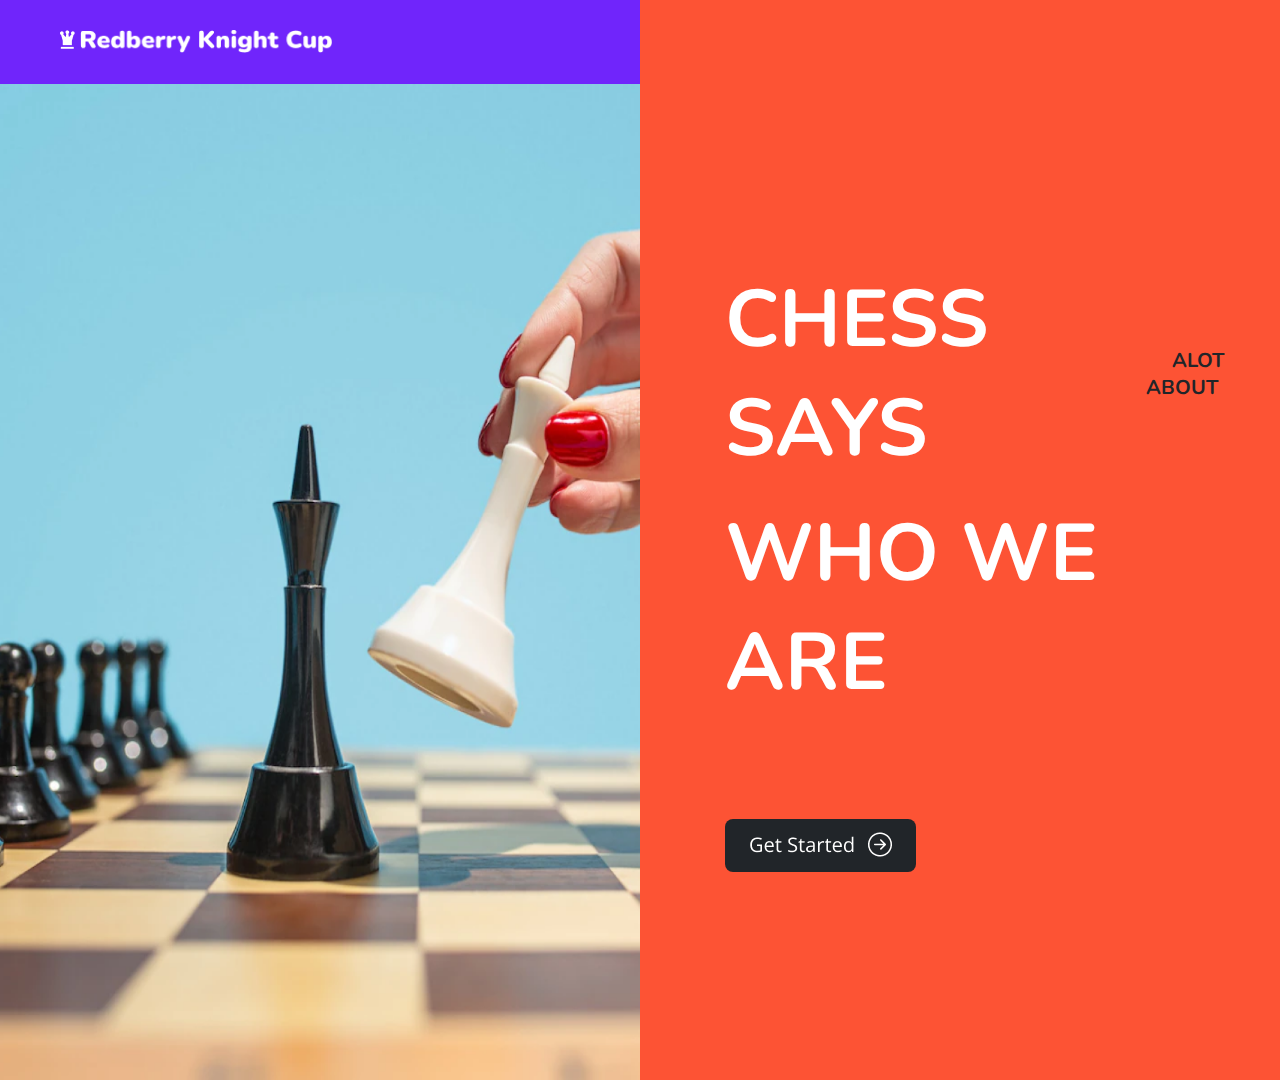
<file: index.html>
<!DOCTYPE html>
<html lang="en">
<head>
    <meta charset="UTF-8">
    <meta http-equiv="X-UA-Compatible" content="IE=edge">
    <meta name="viewport" content="width=device-width, initial-scale=1.0">
    <link rel="preconnect" href="https://fonts.googleapis.com">
    <link rel="preconnect" href="https://fonts.gstatic.com" crossorigin>
    <link href="https://fonts.googleapis.com/css2?family=Nunito:ital,wght@0,200;0,800;1,200&family=Open+Sans:wght@300&display=swap" rel="stylesheet">
    <link rel="stylesheet" href="style/style.css">
    <title>Redberry Knight Cup</title>
</head>
<body>
    <div class="container">
        <div class="left-content">
            <header>
                <div class="header">
                    <img class="logo" src="images/Vector.png" alt="">
                    <img class="header-title" src="images/Redberry Knight Cup.png" alt="">                    
                </div>
            </header>
            <img class="scrolling-photo" src="images/Landing page- scrolling photo.png" alt="">
        </div>
        <div class="right-content">
            <div class="first-line">
                <div>
                    <h1>CHESS SAYS</h1>
                </div>
                <div>
                    <span class="first-line-span">ALOT ABOUT</span>
                </div>
            </div>
            <div class="second-line">
                <h1>WHO WE ARE</h1>
            </div>
            <div class="start-div">
                <a class="start" href="second.html">
                    <button class="btn-start">
                        <img class="get-start" src="images/Frame 1.png" alt="">
                    </button>
                </a>
            </div>
        </div>
    </div>
</body>
</html>
</file>
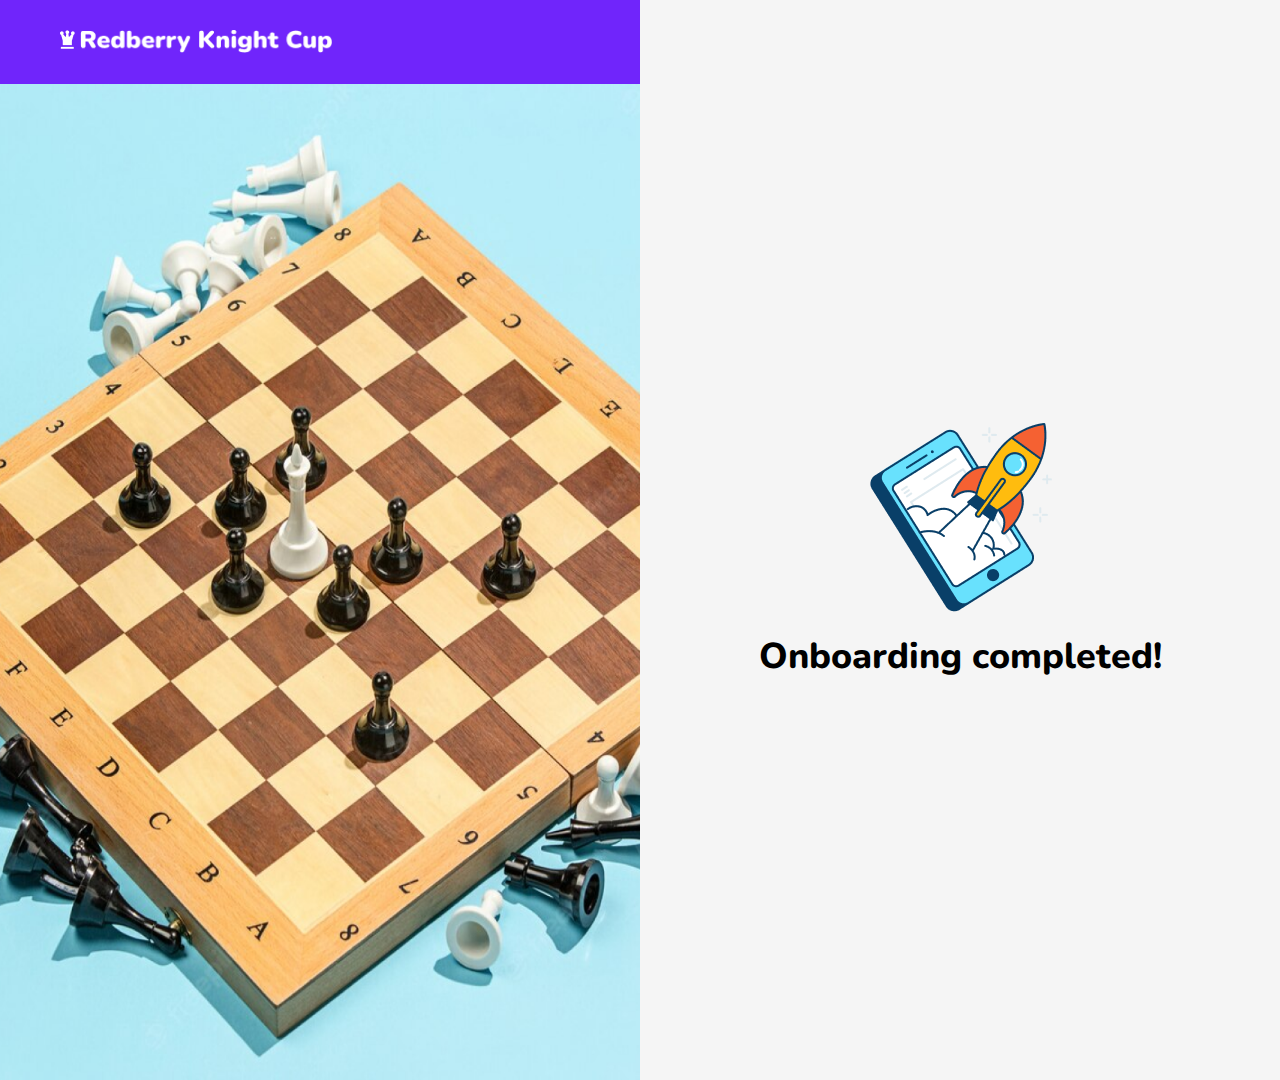
<file: fourth.html>
<!DOCTYPE html>
<html lang="en">
<head>
    <meta charset="UTF-8">
    <meta http-equiv="X-UA-Compatible" content="IE=edge">
    <meta name="viewport" content="width=device-width, initial-scale=1.0">
    <link rel="preconnect" href="https://fonts.googleapis.com">
    <link rel="preconnect" href="https://fonts.gstatic.com" crossorigin>
    <link href="https://fonts.googleapis.com/css2?family=Nunito:ital,wght@0,200;0,800;1,200&family=Open+Sans:wght@300&display=swap" rel="stylesheet">

    <link rel="stylesheet" href="style/style.css">
    
    <title>Redberry Knight Cup</title>
</head>
<body>
    
    <div class="container">
        <div class="left-content">
            <header>
                <div class="header">
                    <img class="logo" src="images/Vector.png" alt="">
                    <img class="header-title" src="images/Redberry Knight Cup.png" alt="">                    
                </div>
            </header>
            <div>
                <img class="second-page-photo" src="images/2.png" alt="">
            </div>
        </div>
        <div class="page-right-content">
            <img class="rocket" src="images/Succsess rocket.png" alt="">
            <p class="completed-txt">Onboarding completed!</p>
        </div>
            
    </div>

</body>
</html>
</file>
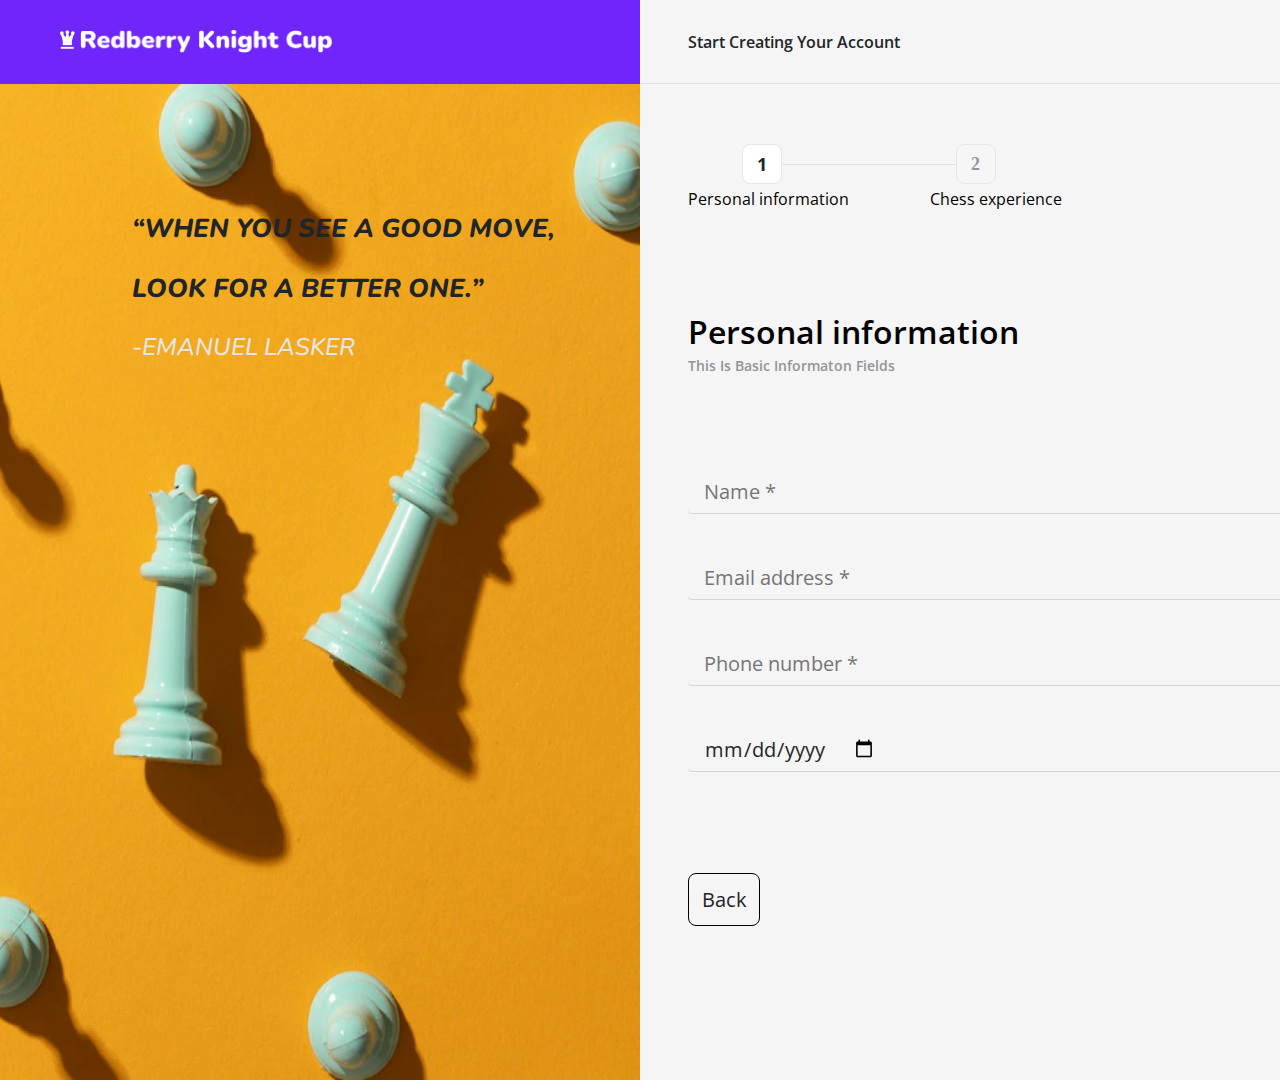
<file: second.html>
<!DOCTYPE html>
<html lang="en">
<head>
    <meta charset="UTF-8">
    <meta http-equiv="X-UA-Compatible" content="IE=edge">
    <meta name="viewport" content="width=device-width, initial-scale=1.0">
    <link rel="preconnect" href="https://fonts.googleapis.com">
    <link rel="preconnect" href="https://fonts.gstatic.com" crossorigin>
    <link href="https://fonts.googleapis.com/css2?family=Nunito:ital,wght@1,800&family=Open+Sans:wght@300&display=swap" rel="stylesheet">
    <link href="https://fonts.googleapis.com/css2?family=Nunito:ital,wght@1,500&family=Open+Sans:wght@300&display=swap" rel="stylesheet">
    <link href="https://fonts.googleapis.com/css2?family=Nunito:ital,wght@1,500&family=Open+Sans:wght@600&display=swap" rel="stylesheet">
    <link href="https://fonts.googleapis.com/css2?family=Nunito:ital,wght@1,500&family=Open+Sans:wght@700&display=swap" rel="stylesheet">
    <link href="https://fonts.googleapis.com/css2?family=Nunito:ital,wght@1,500&family=Open+Sans&display=swap" rel="stylesheet">
    <link rel="stylesheet" href="style/style.css">
    <title>Redberry Knight Cup</title>
</head>
</head>
<body>
    <div class="container">
        <div class="left-content">
            <header>
                <div class="header">
                    <img class="logo" src="images/Vector.png" alt="">
                    <img class="header-title" src="images/Redberry Knight Cup.png" alt="">                    
                </div>
            </header>
            <div>
                <img class="second-page-photo" src="images/1.png" alt="">
            </div>
            <div class="second-page-left-title-div">
                <div>
                    <h2>“When you see a good move,</h2>
                </div>
                <div>
                    <h2>look for a better one.”</h2>
                </div>
                <div>
                    <h3>-Emanuel Lasker</h3>
                </div>
            </div>
        </div>
        <div class="second-page-right-content">
            <div class="top-right">
                <span class="top-right-title">Start creating your account</span>
            </div>
            <div class="steps">
                <div class="steps-top">
                    <div id="one">1</div>
                    <div class="line"></div>
                    <div id="two">2</div>
                </div>
                <div class="steps-bottom">
                    <span class="personal-information">Personal information</span>
                    <span class="chess-experience">Chess experience</span>
                </div>
            </div>
            <div class="div-info">
                <p class="personal-info">Personal information</p>
                <p class="basic-info">This is basic informaton fields</p>
            </div>
            <div>
                
                <form id="registration" action="https://chess-tournament-api.devtest.ge/api/register" method="POST">
                    <div>
                        <div id="username-div">
                            <input id="username" type="text" name="username" placeholder="Name *">
                        </div>
                        <div id="error_username" class="error"></div>
                    </div>
                    <div>
                        <div id="mail-div">
                            <input id="mail" type="email" name="email" placeholder="Email address *">
                        </div>
                        <div id="error_email" class="error"></div>
                    </div>
                    <div>
                        <div id="tel-div">
                            <input id="tel" type="tel" name="tel" placeholder="Phone number *">
                        </div>
                        <div id="error_tel" class="error"></div>
                    </div>
                    <div>
                        <div id="date-div">
                            <input id="date" type="date" name="date" placeholder="Date of Birth *">
                        </div>
                    </div>
                    <div class="buttons-s">
                        <div class="btn-back-s">
                            <a class="back-a-s" href="index.html"><button class="back-s">Back</button></a>
                        </div>
                        <div class="btn-next-s">
                            <a class="next-a-s" href="third.html"><button type="submit" id="next-s">
                                <img class="img-next-s" src="images/next.png" alt="">
                                <img class="img-arrow-s" src="images/arrow.png" alt="">
                            </button></a>
                        </div>
                    </div>
                </form>

            </div>

        </div>
    </div>

    <script>
        // Validation
        let registrationForm = document.getElementById('registration');

        registrationForm.addEventListener('submit',function(e){
            e.preventDefault(); 

            let form = e.target; 
            let errors = {}; 

            let username = document.querySelector('[name = "username"]').value; 
            if(username === ''){
                errors.username = 'Username is required'
            }else if(username.length < 2){ 
                errors.username = "Min 2 letters"; 
            }

            let email = document.querySelector('[name = "email"]').value;
            if(email === ''){
                errors.email = 'Email address is required'
            }else if(!/^(([^<>()\[\]\\.,;:\s@"]+(\.[^<>()\[\]\\.,;:\s@"]+)*)|(".+"))@((\[[0-9]{1,3}\.[0-9]{1,3}\.[0-9]{1,3}\.[0-9]{1,3}])|(([a-zA-Z\-0-9]+\.)+[a-zA-Z]{2,}))$/.test(email)){
                errors.email = "Invalid Email"
            }

            let tel = document.querySelector('[name = "tel"]').value;
            if(tel === ''){
                errors.tel = 'Phone number is required'
            }else if(!/^\(?([0-9]{3})\)?[-. ]?([0-9]{3})[-. ]?([0-9]{3})$/.test(tel)){
                errors.tel = "Invalid Phone Number"
            }

            form.querySelectorAll('.error').forEach(item => {
                item.textContent = '';
            });
            
            for (let name in errors){
                let namePlacedolder = document.getElementById('error_' + name); 
               
                if(namePlacedolder) {
                    namePlacedolder.textContent = errors[name]; 
                }
                form.querySelector('[name = "'+ name +'"]').classList.add('error');
            }

            form.submit(); 

            console.log(errors)
        })



    </script>
</body>
</html>
</file>
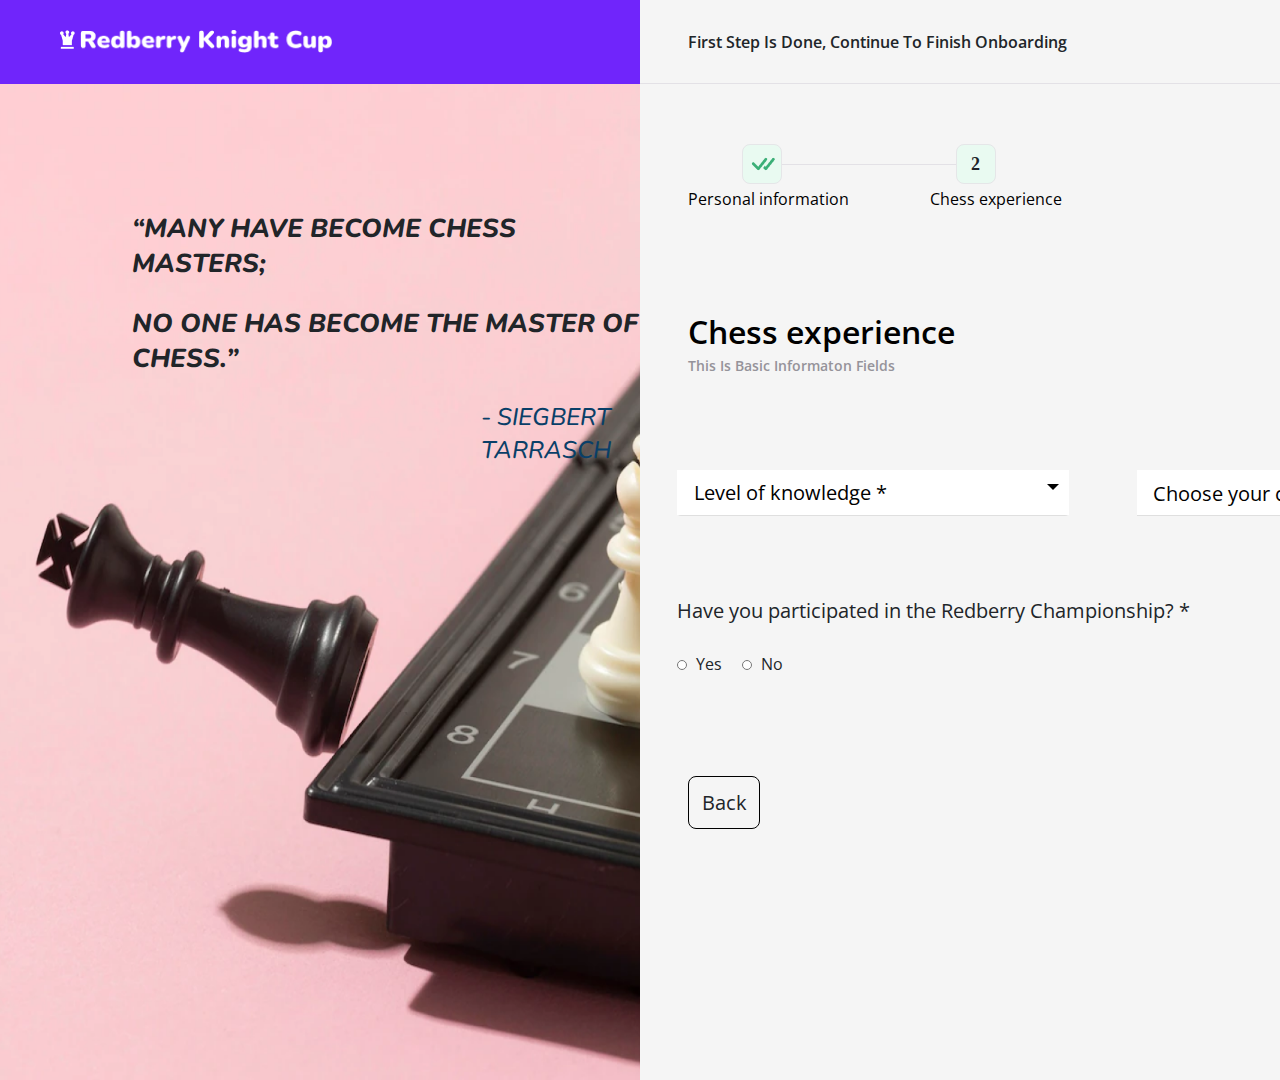
<file: third.html>
<!DOCTYPE html>
<html lang="en">
<head>
    <meta charset="UTF-8">
    <meta http-equiv="X-UA-Compatible" content="IE=edge">
    <meta name="viewport" content="width=device-width, initial-scale=1.0">
    <link rel="preconnect" href="https://fonts.googleapis.com">
    <link rel="preconnect" href="https://fonts.gstatic.com" crossorigin>
    <link href="https://fonts.googleapis.com/css2?family=Nunito:ital,wght@1,800&display=swap" rel="stylesheet">
    <link href="https://fonts.googleapis.com/css2?family=Nunito:ital,wght@1,500&display=swap" rel="stylesheet">
    <link href="https://fonts.googleapis.com/css2?family=Nunito:ital,wght@1,500&family=Open+Sans:wght@700&display=swap" rel="stylesheet">
    <link href="https://fonts.googleapis.com/css2?family=Nunito:ital,wght@1,500&family=Open+Sans&display=swap" rel="stylesheet">
    <link rel="stylesheet" href="style/style.css">
    <title>Redberry Knight Cup</title>

</head>
<body>
    <div class="container">
        <div class="left-content">
            <header>
                <div class="header">
                    <img class="logo" src="images/Vector.png" alt="">
                    <img class="header-title" src="images/Redberry Knight Cup.png" alt="">                    
                </div>
            </header>
            <div>
                <img class="second-page-photo" src="images/4.png" alt="">
            </div>
            <div class="second-page-left-title-div">
                <div>
                    <h2 class="h2-third">“Many have become chess masters;</h2>
                </div>
                <div>
                    <h2 class="h2-third">no one has become the master of chess.”</h2>
                </div>
                <div>
                    <h3 class="h3-third">- Siegbert Tarrasch</h3>
                </div>
            </div>
        </div>
        <div class="third-page-right-content">
            <div class="top-right">
                <span class="top-right-title">First step is done, continue to finish onboarding</span>
            </div>
            <div class="steps">
                <div class="steps-top">
                    <div id="one-third">
                        <img class="sign" src="images/sign.png" alt="">
                    </div>
                    <div class="line"></div>
                    <div id="two-third">2</div>
                </div>
                <div class="steps-bottom">
                    <span class="personal-information">Personal information</span>
                    <span class="chess-experience">Chess experience</span>
                </div>
            </div>
            <div class="div-info">
                <p class="personal-info">Chess experience</p>
                <p class="basic-info">This is basic informaton fields</p>
            </div>
                
            <div class="choose">
                <div id="choose-left">
                    <div class="custom-select" >
                        <select required>
                          <option value="0">Level of knowledge *</option>
                          <option value="1">Beginner</option>
                          <option value="2">Intermediate</option>
                          <option value="3">Professional</option>
                        </select>
                    </div>
                </div>

                <div id="choose-right" >
                    <button id="character-btn" onclick="dropdown()">Choose your character *
                    <img class="arr" src="images/arr.png" alt=""></button>
                    <div class="app">
                        <ul id="app-list"></ul>
                    </div>
                </div>  
            </div>


            <div class="participate-div">
                <span class="participate-title">Have you participated in the Redberry Championship? *</span>
                <div class="yes-no">
                    <input id="yes" type="radio" name="choose" value="yes" required>
                    <label class="label-yes" for="">Yes</label>
                    <input id="no" type="radio" name="choose" value="no" required>
                    <label class="label-no for=">No</label>
                </div>
            </div>
            <div class="buttons">
                <div class="btn-back">
                    <a class="back-a" href="second.html"><button class="back">Back</button></a>
                </div>
                <div class="btn-next">
                    <a class="next-a" href="fourth.html">
                        <button class="next">
                            <span class="result-span">Done</span>
                        </button>
                    </a>
                </div>
            </div>
        </div>
    </div>


    <script>
    var x, i, j, l, ll, selElmnt, a, b, c;
        /* Look for any elements with the class "custom-select": */
        x = document.getElementsByClassName("custom-select");
        l = x.length;
        for (i = 0; i < l; i++) {
          selElmnt = x[i].getElementsByTagName("select")[0];
          ll = selElmnt.length;
          /* For each element, create a new DIV that will act as the selected item: */
          a = document.createElement("DIV");
          a.setAttribute("class", "select-selected");
          a.innerHTML = selElmnt.options[selElmnt.selectedIndex].innerHTML;
          x[i].appendChild(a);
          /* For each element, create a new DIV that will contain the option list: */
          b = document.createElement("DIV");
          b.setAttribute("class", "select-items select-hide");
          for (j = 1; j < ll; j++) {
            /* For each option in the original select element,
            create a new DIV that will act as an option item: */
            c = document.createElement("DIV");
            c.innerHTML = selElmnt.options[j].innerHTML;
            c.addEventListener("click", function(e) {
                /* When an item is clicked, update the original select box,
                and the selected item: */
                var y, i, k, s, h, sl, yl;
                s = this.parentNode.parentNode.getElementsByTagName("select")[0];
                sl = s.length;
                h = this.parentNode.previousSibling;
                for (i = 0; i < sl; i++) {
                  if (s.options[i].innerHTML == this.innerHTML) {
                    s.selectedIndex = i;
                    h.innerHTML = this.innerHTML;
                    y = this.parentNode.getElementsByClassName("same-as-selected");
                    yl = y.length;
                    for (k = 0; k < yl; k++) {
                      y[k].removeAttribute("class");
                    }
                    this.setAttribute("class", "same-as-selected");
                    break;
                  }
                }
                h.click();
            });
            b.appendChild(c);
          }
          x[i].appendChild(b);
          a.addEventListener("click", function(e) {
            /* When the select box is clicked, close any other select boxes,
            and open/close the current select box: */
            e.stopPropagation();
            closeAllSelect(this);
            this.nextSibling.classList.toggle("select-hide");
            this.classList.toggle("select-arrow-active");
          });
        }
        
        function closeAllSelect(elmnt) {
          /* A function that will close all select boxes in the document,
          except the current select box: */
          var x, y, i, xl, yl, arrNo = [];
          x = document.getElementsByClassName("select-items");
          y = document.getElementsByClassName("select-selected");
          xl = x.length;
          yl = y.length;
          for (i = 0; i < yl; i++) {
            if (elmnt == y[i]) {
              arrNo.push(i)
            } else {
              y[i].classList.remove("select-arrow-active");
            }
          }
          for (i = 0; i < xl; i++) {
            if (arrNo.indexOf(i)) {
              x[i].classList.add("select-hide");
            }
          }
        }
        
        /* If the user clicks anywhere outside the select box,
        then close all select boxes: */
        document.addEventListener("click", closeAllSelect);

        function dropdown(){
        fetch('https://chess-tournament-api.devtest.ge/api/grandmasters',{
            method: 'GET',
            headers: {
                'Content-Type': 'application/JSON'
            }
        })
        .then(function(response){
            if(response.status !==200){
                throw error
            }
            return response.json()
        })
        .then(function(data){
            console.log(data);
            data.forEach(item=> {
                let li = document.createElement('li')
                let span = document.createElement('span')
                span.textContent = item.name 
                
                let img = document.createElement('img')
                let url = 'https://chess-tournament-api.devtest.ge'
                img.src =url + item.image
                img.style.width = '25px'
                img.style.marginRight = '20px'
                img.style.float = 'right'

                var div = document.querySelector('.app')
                div.style.display = 'block'

                let list = document.getElementById('app-list')
                list.style.listStyleType = 'none'
                list.style.display = 'flex'
                list.style.flexDirection = 'column'
                list.style.textAlign = 'start'
                li.style.marginBottom = '5px'
                li.style.cursor = "pointer"
                li.appendChild(span)
                li.appendChild(img)
                list.appendChild(li)

                span.addEventListener('click', chooseCharacter)
                function chooseCharacter(){
                    if(span.click){
                        var btn = document.getElementById('character-btn')
                        btn.innerHTML = span.innerHTML
                        div.style.display = 'none'
                    }
                }
           
            });
        })
        .catch(function(error){
            console.log(error)
        })

    }

    if(true){
        var secondBtn = document.getElementById('two-third')
        secondBtn.style.backgroundColor = '#E9FAF1'
    }
        </script>
</body>
</html>
</file>
<file: style/style.css>
*{
    margin :0;
    padding: 0;
    box-sizing: border-box;
}
/* first page */
.container{
    display: flex;
}
.left-content{
    width: 50%;
    height: 1080px;
    position: absolute;
}
.header{
    position: absolute;
    width: 100%;
    height: 84px;
    background-color: #7025FB;
    display: flex;  
}
.logo{
    margin-left: 60px;
    margin-top: 30.41px;
    Width: 14.67px;
    Height: 18.33px;
}
.header-title{
    margin-left: 5px;
    margin-top: 30px;
    Width: 252.82px;
    Height:23.35px;
}
.scrolling-photo{
    position: absolute;
    width: 100%;
    height: 996px;
    left: 0px;
    top: 84px;
}
.right-content{
    margin-left: 50%;
    width: 50%;
    height: 1080px;
    background-color: #FD5334;
    position: absolute;
}

.first-line{
    display: flex;
    align-items: center;
    margin-left: 85px;
    margin-top: 265px;
}
.second-line{
    margin-left: 85px;
    margin-top: 16px;
}
h1{
    font-family: 'Nunito', sans-serif;
    font-size: 80px;
    color: white;
    text-transform: uppercase;
}
.first-line-span{
    margin-left: 26px;
    font-size: 20px;
    font-weight: 700;
    font-family: 'Nunito', sans-serif;
    color: #212529;
}
.start-div{
    margin-top: 102px;
    margin-left: 85px;
}
.start{
    text-decoration: none;
}
.btn-start{
    background-color: #212529;
    width: 191px;
    height: 53px;
    border-radius: 8px;
    border-style: none;
    cursor: pointer;
}
.btn-start:hover{
    outline: 4px solid rgba(194, 165, 249, 0.8);
    border-radius: 8px;
}

/* second page */
.second-page-photo{
    position: absolute;
    width: 100%;
    height: 996px;
    left: 0px;
    top: 84px;
}
.second-page-left-title-div{
    position: absolute;
    margin-top: 211px;
    margin-left: 132px;
}
h2{
    font-family: 'Nunito', sans-serif;
    font-style: italic;
    font-weight: 800;
    font-size: 26px;
    text-transform: uppercase;
    color: #212529;
    margin-bottom: 25px;
}
h3{
    font-family: 'Nunito', sans-serif;
    font-style: italic;
    font-weight: 500;
    font-size: 24px;
    text-transform: uppercase;
    color: #E5E6E8;
}
.second-page-right-content{
    background-color: #F5F5F5;
    margin-left: 50%;
    width: 50%;
    height: 1080px;
    position: absolute;
}
.top-right{
    height: 84px;
    border-bottom: 1px solid rgba(185, 180, 196, 0.3);
    display: flex;
    align-items: center;
}
.top-right-title{
    margin-left: 48px;
    font-family: 'Open Sans';
    font-style: normal;
    font-weight: 600;
    font-size: 16px;
    text-transform: capitalize;
    color: #212529;
}

.steps-top{
    display: flex;
    flex-direction: row;
    align-items: center;
    margin-top: 60px;
    margin-left: 102px;
    margin-bottom: 4px;
}
.steps-bottom{
    margin-left: 48px;
}

#one{
    width: 40px;
    height: 40px;
    background-color: #FFFFFF;
    border: 1px solid #E5E6E8;
    border-radius: 8px;
    display: flex;
    align-items: center;
    padding-left: 14px;
    font-family: 'Open Sans';
    font-style: normal;
    font-weight: 700;
    font-size: 18px;
    color: #212529;
}
.line{
    width: 174px;
    height: 1px;
    background-color: rgba(185, 180, 196, 0.3);
}
#two{
    width: 40px;
    height: 40px;
    background-color: #F5F5F5;
    border: 1px solid #E5E6E8;
    border-radius: 8px;
    display: flex;
    align-items: center;
    padding-left: 14px;
    font-style: normal;
    font-weight: 700;
    font-size: 18px;
    color: #95939A;
}
.personal-information{
    font-family: 'Open Sans';
    font-style: normal;
    font-weight: 400;
    font-size: 16px;    
    color: #000000;
    margin-right: 77px;
}
.chess-experience{
    font-family: 'Open Sans';
    font-style: normal;
    font-weight: 400;
    font-size: 16px;
    color: #000000;
}
.div-info{
    margin-top: 100px;
    margin-left: 48px;
}
.personal-info{
    font-family: 'Open Sans';
    font-style: normal;
    font-weight: 600;
    font-size: 32px;
    color: #000000;
}
.basic-info{
    margin-top: 3px;
    font-family: 'Open Sans';
    font-style: normal;
    font-weight: 600;
    font-size: 14px;
    text-transform: capitalize;
    color: #95939A;
}

#registration{
    margin-top: 93px;
    margin-left: 48px;
}
#username-div,
#mail-div,
#tel-div,
#date-div{
    display: flex;
    flex-direction: column;
    justify-content: center;
    align-items: flex-start;
    margin-bottom: 40px;
    padding: 8px 16px;
    width: 775px;
    height: 46px;
    box-shadow: inset 0px -1px 0px rgba(0, 0, 0, 0.125);
    border-radius: 4px;
    flex: none;
    order: 0;
    flex-grow: 0;
    cursor: pointer;
}
#username-div:hover,
#mail-div:hover,
#tel-div:hover,
#date-div:hover{
    background: #E9ECEF;
}
#username{
    display: flex;
    align-items: center;
    border-style: none;
    width: 743px;
    height: 30px;
    background: rgba(255, 255, 255, 1e-06);
    outline: none;

    font-family: 'Open Sans';
    font-style: normal;
    font-weight: 400;
    font-size: 20px;
    color: #212529;
    flex: none;
    order: 0;
    align-self: stretch;
    flex-grow: 0;
}
#mail{
    border-style: none;
    display: flex;
    width: 743px;
    height: 30px;
    background: rgba(255, 255, 255, 1e-06);
    outline: none;

    font-family: 'Open Sans';
    font-style: normal;
    font-weight: 400;
    font-size: 20px;
    color: #212529;
    flex: none;
    order: 0;
    align-self: stretch;
    flex-grow: 0;
}
#tel{
    border-style: none;
    display: flex;
    width: 743px;
    height: 30px;
    background: rgba(255, 255, 255, 1e-06);
    outline: none;

    font-family: 'Open Sans';
    font-style: normal;
    font-weight: 400;
    font-size: 20px;
    color: #212529;
    flex: none;
    order: 0;
    align-self: stretch;
    flex-grow: 0;
}
#date{
    border-style: none;
    display: flex;
    width: 743px;
    height: 30px;
    background: rgba(255, 255, 255, 1e-06);
    outline: none;

    font-family: 'Open Sans';
    font-style: normal;
    font-weight: 400;
    font-size: 20px;
    color: #212529;
    flex: none;
    order: 0;
    align-self: stretch;
    flex-grow: 0;
}
#error_username,
#error_email,
#error_tel{
    display: flex;
    align-items: flex-start;
    align-items: center;
    padding-left: 16px;
    width: 775px;
    color:red;
    font-family: 'Open Sans';
    font-style: normal;
    font-weight: 400;
    font-size: 18px;
}

.buttons-s{
    display: flex;
    margin-top: 101px;
}
.back-s{
    display: flex;
    justify-content: center;
    align-items: center;
    width: 45px;
    height: 53px;
    font-family: 'Open Sans';
    font-style: normal;
    font-weight: 400;
    font-size: 20px;
    text-transform: capitalize;
    color: #212529;
    background-color: #F5F5F5;
    border: 1px solid black;
    border-radius: 8px;
    padding: 15px 35px;
    margin-right: 578px;
    cursor: pointer;
}
.back-a-s,
.next-a-s{
    text-decoration: none;
}
#next-s{
    display: flex;
    align-items: center;
    padding: 13px 24px;
    width: 128px;
    height: 53px;
    background: #212529;
    border-radius: 8px;
    border-style: none;
    cursor: pointer;
}
#next-s:hover{
    outline: 4px solid rgba(194, 165, 249, 0.8);
}
.img-next-s{
    background: #212529;
    margin-right: 10px;
}
.img-arrow-s{
    background: #212529; 
}

/* third page */

.h2-third{
    font-family: 'Nunito';
    font-style: italic;
    font-weight: 800;
    font-size: 26px;
    line-height: 35px;
    text-transform: uppercase;
    color: #212529;
    margin-bottom: 25px;
}
.h3-third{
    font-family: 'Nunito';
    font-style: italic;
    font-weight: 500;
    font-size: 24px;
    line-height: 33px;
    text-transform: uppercase;
    color: #093F68;
    margin-left: 349px;
}
.third-page-right-content{
    background-color: #F5F5F5;
    margin-left: 50%;
    width: 50%;
    height: 1080px;
    position: absolute;
}
#one-third{
    display: flex;
    justify-content: center;
    width: 40px;
    height: 40px;
    background-color: #E9FAF1;
    border: 1px solid #E5E6E8;
    border-radius: 8px;
    display: flex;
    align-items: center;
    padding-left: 14px;
    font-family: 'Open Sans';
    font-style: normal;
    font-weight: 700;
    font-size: 18px;
    color: #212529;
}
#two-third{
    width: 40px;
    height: 40px;
    background-color: #FFFFFF;
    border: 1px solid #E5E6E8;
    border-radius: 8px;
    display: flex;
    align-items: center;
    padding-left: 14px;
    font-style: normal;
    font-weight: 700;
    font-size: 18px;
    color: #212529;
}
.sign{
  margin-right: 50%; 
}
.choose{
    display: flex;
    flex-direction: row;
}
.custom-select {
    position: relative;
    font-family: 'Open Sans';
    font-style: normal;
    font-weight: 400;
    font-size: 20px;

    width: 392px;
    height: 46px;
    margin-top: 95px;
    margin-left: 37px;
    margin-right: 23px;
    background: #FFFFFF;
    box-shadow: inset 0px -1px 0px rgba(0, 0, 0, 0.125);
    border-radius: 4px;
    z-index: 10;
}

.custom-select select {
  display: none; 
}

.select-selected {
  background-color: #FFFFFF;
}

.select-selected:after {
  position: absolute;
  content: "";
  top: 14px;
  right: 10px;
  width: 0;
  height: 0;
  border: 6px solid transparent;
  border-color: black transparent transparent transparent;
}

.select-selected.select-arrow-active:after {
  border-color: transparent transparent black transparent;
  top: 7px;
}


.select-items div,.select-selected {
  color: #000000;
  padding: 8px 16px;
  border: 1px solid transparent;
  cursor: pointer;
}


.select-items {
    position: absolute;
    width: 392px;
    height: 199px;
    background: #FFFFFF;
    border: 1px solid rgba(185, 180, 196, 0.3);
    box-shadow: 0px 2px 4px rgba(0, 0, 0, 0.1);
    border-radius: 4px;
    padding-top: 20px;
    cursor: pointer;    
    z-index: 99;
}

.select-hide {
  display: none;
}

.select-items div:hover, .same-as-selected {
  background-color: rgba(0, 0, 0, 0.1);
}

#choose-right{
    width: 392px;
    height: 46px;
    margin-top: 95px;
    margin-left: 45px;
    margin-right: 23px;
    background: #FFFFFF;
    box-shadow: inset 0px -1px 0px rgba(0, 0, 0, 0.125);
    z-index: 10;
}
#character-btn{
    width: 392px;
    height: 46px;
    padding-left: 16px;
    border-style: none;
    background: rgba(255, 255, 255, 1e-06);
    cursor: pointer;
    display: flex;
    align-items: flex-start;
    align-items: center;
    font-family: 'Open Sans';
    font-style: normal;
    font-weight: 400;
    font-size: 20px;
    display: flex;
    justify-content: space-between;
}
.arr{
    width: 12px;
    margin-right: 12px;
    margin-bottom: 10px;
}
.app{
    width: 392px;
    height: 199px;
    padding-left: 16px;
    background: #FFFFFF;
    border: 1px solid rgba(185, 180, 196, 0.3);
    box-shadow: 0px 2px 4px rgba(0, 0, 0, 0.1);
    border-radius: 4px;
    display: none;
    font-family: 'Open Sans';
    font-style: normal;
    font-weight: 400;
    font-size: 20px;
}
#app-list{
    margin-top: 15px;
}

.participate-div{
    margin-left: 37px;
    margin-top:80px;
    z-index: -10;
}

.participate-title{
    font-family: 'Open Sans';
    font-style: normal;
    font-weight: 400;
    font-size: 20px;
    line-height: 150%;
    color: #212529;
    flex: none;
    order: 0;
    align-self: stretch;
    flex-grow: 0;
}
.yes-no{
    margin-top: 27px;
}
.label-yes,
.label-no{
    margin-right: 16px;
    font-family: 'Open Sans';
    font-style: normal;
    font-weight: 400;
    font-size: 16px;
    color: #212529;
    flex: none;
    order: 0;
    flex-grow: 0;
}
#yes,
#no{
    width: 10px;
    height: 10px;
    background: #FFFFFF;
    margin-right: 5px;
}
.buttons{
    display: flex;
    margin-top: 101px;
}
.back{
    display: flex;
    justify-content: center;
    align-items: center;
    margin-left: 48px;
    width: 45px;
    height: 53px;
    font-family: 'Open Sans';
    font-style: normal;
    font-weight: 400;
    font-size: 20px;
    text-transform: capitalize;
    color: #212529;
    background-color: #F5F5F5;
    border: 1px solid black;
    border-radius: 8px;
    padding: 15px 35px;
    margin-right: 653px;
    cursor: pointer;
}
.back-a,
.next-a{
    text-decoration: none;
}
.next{
    display: flex;
    align-items: center;
    padding: 13px 24px;
    width: 99px;
    height: 53px;
    background: #212529;
    border-radius: 8px;
    border-style: none;
    cursor: pointer;
}
.next:hover{
    outline: 4px solid rgba(194, 165, 249, 0.8);
}
.result-span{
    font-family: 'Open Sans';
    font-style: normal;
    font-weight: 400;
    font-size: 20px;
    line-height: 27px;
    text-transform: capitalize;
    color: #FFFFFF;
    flex: none;
    order: 0;
    flex-grow: 0;
}

/* fourth page */

.page-right-content{    
    position: absolute;
    margin-left: 50%;
    width: 50%;
    height: 1080px;
    display: flex;
    flex-direction: column;
    align-items: center;
    background-color: #F5F5F5;
}
.rocket{
    margin-top: 423px;
}
.completed-txt{
    margin-top: 18px;
    font-family: 'Nunito';
    font-style: normal;
    font-weight: 800;
    font-size: 36px;
    color: #000000;
    flex: none;
    order: 0;
    flex-grow: 0;
}
</file>
